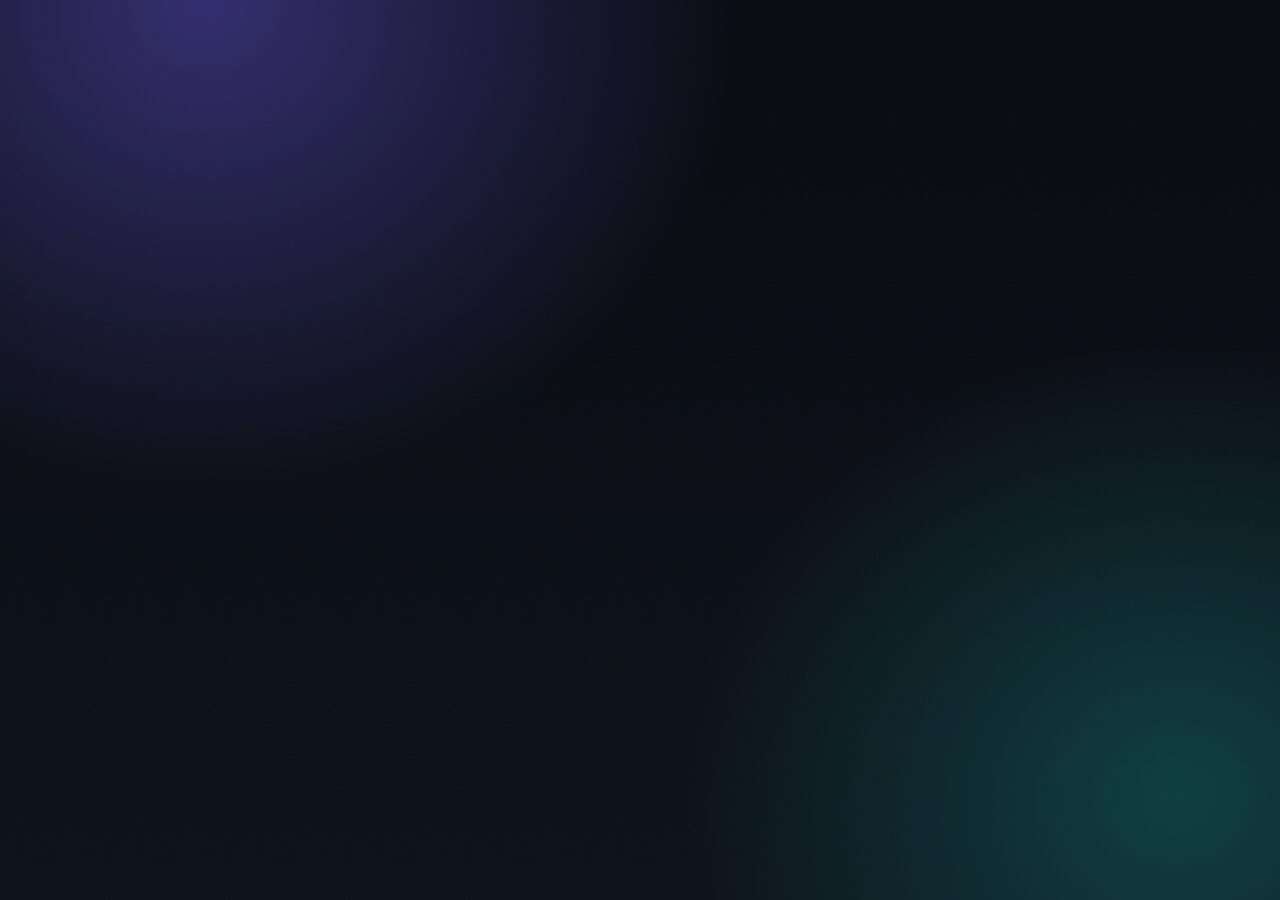
<file: web/index.html>
<!doctype html>
<html lang="en" data-theme="dark">
<head>
<meta charset="utf-8">
<meta name="viewport" content="width=device-width, initial-scale=1">
<title>FinanceChart — plan your month together</title>
<meta name="description" content="A private budget tracker for recurring bills and income, with opt-in sharing between people planning together.">
<link rel="icon" href="data:image/svg+xml,%3Csvg xmlns='http://www.w3.org/2000/svg' viewBox='0 0 32 32'%3E%3Crect width='32' height='32' rx='9' fill='%236d5ef0'/%3E%3Cg fill='%23fff'%3E%3Crect x='6' y='18' width='5' height='8' rx='2.5'/%3E%3Crect x='13.5' y='13' width='5' height='13' rx='2.5'/%3E%3Crect x='21' y='7' width='5' height='19' rx='2.5'/%3E%3C/g%3E%3C/svg%3E">
<link rel="preconnect" href="https://fonts.googleapis.com">
<link rel="preconnect" href="https://fonts.gstatic.com" crossorigin>
<link href="https://fonts.googleapis.com/css2?family=Archivo:wdth,wght@62..125,400..800&family=Inter:wght@400..700&family=JetBrains+Mono:wght@400..600&display=swap" rel="stylesheet">
<link rel="stylesheet" href="styles.css">
</head>
<body>

<!-- Shown until Supabase is configured. -->
<div id="setup" class="auth-wrap hidden">
  <div class="panel auth-card">
    <div class="wordmark"><div class="badge" aria-hidden="true"><svg viewBox="0 0 32 32" width="16" height="16" fill="currentColor"><rect x="6" y="18" width="5" height="8" rx="2.5"/><rect x="13.5" y="13" width="5" height="13" rx="2.5"/><rect x="21" y="7" width="5" height="19" rx="2.5"/></svg></div>
      <div><div class="name">FINANCECHART</div><div class="sub">setup needed</div></div>
    </div>
    <h1>Almost there</h1>
    <p class="lede">This build has no backend attached yet. Add your Supabase
      project URL and anon key to <code>web/config.js</code>, then reload.</p>
    <p class="notice">Both values are safe to publish — the anon key identifies
      the project, it does not grant access. Access is decided by the row-level
      security policies in <code>supabase/schema.sql</code>.</p>
  </div>
</div>

<!-- ------------------------------------------------------------- sign in -->
<div id="auth" class="auth-wrap hidden">
  <div class="panel auth-card">
    <div class="wordmark"><div class="badge" aria-hidden="true"><svg viewBox="0 0 32 32" width="16" height="16" fill="currentColor"><rect x="6" y="18" width="5" height="8" rx="2.5"/><rect x="13.5" y="13" width="5" height="13" rx="2.5"/><rect x="21" y="7" width="5" height="19" rx="2.5"/></svg></div>
      <div><div class="name">FINANCECHART</div><div class="sub">monthly budget</div></div>
    </div>

    <h1 id="auth-title">Welcome back</h1>
    <p class="lede" id="auth-lede">Sign in to see where your month is going.</p>

    <form id="auth-form" autocomplete="on">
      <label class="field" id="name-field" hidden>
        <span>Your name</span>
        <input id="auth-name" type="text" autocomplete="name" placeholder="Alex">
      </label>
      <label class="field">
        <span>Email</span>
        <input id="auth-email" type="email" autocomplete="email" required placeholder="you@example.com">
      </label>
      <label class="field">
        <span>Password</span>
        <input id="auth-password" type="password" autocomplete="current-password" required minlength="8" placeholder="At least 8 characters">
      </label>

      <p class="error" id="auth-error" role="alert"></p>
      <button class="btn btn-primary" id="auth-submit" style="width:100%" type="submit">Sign in</button>
    </form>

    <p class="auth-switch">
      <span id="auth-switch-text">New here?</span>
      <button type="button" id="auth-switch">Create an account</button>
    </p>
    <p class="auth-switch">
      <button type="button" id="auth-forgot">Forgot your password?</button>
    </p>

    <p class="notice" style="margin-top:22px">
      Your finances are private by default. Nothing is shared with anyone until
      you explicitly turn sharing on for a person you have connected with.
      <a href="privacy.html">How your data is handled</a>.
    </p>
  </div>
</div>

<!-- ----------------------------------------------------------------- app -->
<div id="app" class="shell hidden">

  <header class="topbar">
    <div class="wordmark">
      <div class="badge" aria-hidden="true"><svg viewBox="0 0 32 32" width="16" height="16" fill="currentColor"><rect x="6" y="18" width="5" height="8" rx="2.5"/><rect x="13.5" y="13" width="5" height="13" rx="2.5"/><rect x="21" y="7" width="5" height="19" rx="2.5"/></svg></div>
      <div><div class="name">FINANCECHART</div><div class="sub" id="whose">monthly budget</div></div>
    </div>
    <div class="spacer"></div>

    <div class="tabs" role="tablist" id="view-tabs">
      <button role="tab" data-view="budget" aria-selected="true">Budget</button>
      <button role="tab" data-view="people" aria-selected="false">People</button>
      <button role="tab" data-view="account" aria-selected="false">Account</button>
    </div>

    <label class="field" style="width:auto" id="viewing-wrap" hidden>
      <span>Viewing</span>
      <select id="viewing" style="min-width:190px"></select>
    </label>

    <!-- Both icons are always present and CSS shows one, so the glyph can
         never drift out of step with the theme. -->
    <button class="icon-btn" id="theme-toggle" title="Switch theme" aria-label="Switch theme">
      <svg class="icon-sun" viewBox="0 0 24 24" width="17" height="17" fill="none"
           stroke="currentColor" stroke-width="2" stroke-linecap="round" aria-hidden="true">
        <circle cx="12" cy="12" r="4.2"/>
        <path d="M12 2.4v2.1M12 19.5v2.1M4.6 4.6l1.5 1.5M17.9 17.9l1.5 1.5M2.4 12h2.1M19.5 12h2.1M4.6 19.4l1.5-1.5M17.9 6.1l1.5-1.5"/>
      </svg>
      <svg class="icon-moon" viewBox="0 0 24 24" width="17" height="17" fill="none"
           stroke="currentColor" stroke-width="2" stroke-linecap="round" stroke-linejoin="round" aria-hidden="true">
        <path d="M20.2 14.6A8.6 8.6 0 0 1 9.4 3.8a7.2 7.2 0 1 0 10.8 10.8z"/>
      </svg>
    </button>
  </header>

  <!-- ============================ BUDGET ============================= -->
  <section id="view-budget">
    <div class="panel hero">
      <div class="hero-grid">
        <div>
          <p class="eyebrow" id="hero-label">Left over this month</p>
          <p class="hero-figure" id="hero-value">—</p>
        </div>
        <div class="chips">
          <div class="chip">
            <p class="eyebrow">Monthly income</p>
            <div class="value" id="chip-income">—</div>
            <div class="note" id="chip-income-note">none yet</div>
          </div>
          <div class="chip">
            <p class="eyebrow">Monthly bills</p>
            <div class="value" id="chip-bills">—</div>
            <div class="note" id="chip-bills-note">none yet</div>
          </div>
          <div class="chip">
            <p class="eyebrow" id="chip-next-label">Next due</p>
            <div class="value" id="chip-next">—</div>
            <div class="note" id="chip-next-note">nothing scheduled</div>
          </div>
        </div>
      </div>

      <div class="meter">
        <div class="meter-track">
          <div class="meter-fill" id="meter-fill"></div>
          <div class="meter-over" id="meter-over" style="display:none"></div>
        </div>
        <p class="meter-caption" id="meter-caption"></p>
      </div>
    </div>

    <div class="columns">
      <!-- ledger -->
      <div class="panel pane">
        <div class="pane-head">
          <div>
            <h2 id="ledger-title">Bills</h2>
            <div class="sub" id="ledger-sub">No bills yet</div>
          </div>
          <div class="tabs" role="tablist" id="kind-tabs">
            <button role="tab" data-kind="bills" aria-selected="true">Bills</button>
            <button role="tab" data-kind="income" aria-selected="false">Income</button>
          </div>
        </div>

        <input id="search" type="search" placeholder="Search bills…" aria-label="Search">

        <div class="scroll-y" style="margin-top:12px">
          <table class="ledger" id="ledger-table">
            <thead id="ledger-head"></thead>
            <tbody id="ledger-body"></tbody>
          </table>
          <div id="ledger-empty"></div>
        </div>

        <div class="row" style="margin-top:14px">
          <button class="btn btn-danger" id="delete-btn">Delete</button>
          <span class="small muted" id="selection-hint"></span>
        </div>

        <hr class="divider">

        <form id="record-form">
          <h3 style="margin:0 0 14px;font-size:15px" id="editor-title">Add a bill</h3>
          <div class="form-grid" id="editor-fields"></div>
          <p class="small muted" id="schedule-note" hidden
             style="margin:10px 0 0;line-height:1.5"></p>
          <p class="error" id="record-error" role="alert"></p>
          <div class="row">
            <button class="btn btn-primary" type="submit" id="save-btn">Add a bill</button>
            <button class="btn btn-quiet" type="button" id="clear-btn">Clear</button>
          </div>
        </form>
      </div>

      <!-- charts -->
      <div class="panel pane">
        <p class="eyebrow" id="bars-title">Bills by amount</p>
        <div id="bars" style="margin-top:14px"></div>

        <p class="eyebrow" style="margin-top:26px">Where it goes</p>
        <div id="ribbon" style="margin-top:14px"></div>
        <div class="chart-legend" id="ribbon-legend"></div>
      </div>
    </div>
  </section>

  <!-- ============================ PEOPLE ============================= -->
  <section id="view-people" class="hidden">
    <div class="columns">
      <div class="panel pane">
        <div class="pane-head">
          <div>
            <h2>Your people</h2>
            <div class="sub">Sharing is off until you turn it on</div>
          </div>
        </div>
        <div id="connections"></div>
      </div>

      <div class="panel pane">
        <div class="pane-head"><div><h2>Connect with someone</h2>
          <div class="sub">They need an account first</div></div></div>

        <form id="invite-form">
          <div class="form-grid">
            <label class="field">
              <span>Their email</span>
              <input id="invite-email" type="email" required placeholder="them@example.com">
            </label>
            <label class="field">
              <span>What you call them</span>
              <input id="invite-relationship" list="relationships" placeholder="Partner">
              <datalist id="relationships"></datalist>
              <span class="small muted">Only you see this. They pick their own
                word for you.</span>
            </label>
          </div>
          <p class="error" id="invite-error" role="alert"></p>
          <button class="btn btn-primary" type="submit">Send invitation</button>
        </form>

        <p class="notice" style="margin-top:22px">
          Connecting does not reveal anything on its own. Once an invitation is
          accepted, each of you decides separately whether to share your figures
          with the other, and either of you can switch it off at any time.
          Sharing is read-only — nobody can edit your records but you.
        </p>
      </div>
    </div>
  </section>

  <!-- =========================== ACCOUNT ============================= -->
  <section id="view-account" class="hidden">
    <div class="columns">
      <div class="panel pane">
        <div class="pane-head"><div><h2>Account</h2>
          <div class="sub" id="account-email"></div></div></div>

        <form id="profile-form">
          <label class="field">
            <span>Display name</span>
            <input id="profile-name" type="text" placeholder="What your people see">
          </label>
          <p class="error" id="profile-error" role="alert"></p>
          <div class="row">
            <button class="btn btn-primary" type="submit">Save</button>
            <button class="btn" type="button" id="signout-btn">Sign out</button>
          </div>
        </form>

        <hr class="divider">

        <h3 style="margin:0 0 6px;font-size:15px">Your data</h3>
        <p class="small muted" style="margin:0 0 14px">
          A full copy of your own bills and income, descriptions included.
          Yours to keep, at any time.
        </p>
        <div class="row">
          <button class="btn" id="export-mine">Download my data (CSV)</button>
        </div>
        <p class="error" id="mine-error" role="alert"></p>

        <hr class="divider">

        <h3 style="margin:0 0 6px;font-size:15px">Delete this account</h3>
        <p class="small muted" style="margin:0 0 14px">
          Removes your account, every bill and income record, and every
          connection you have. Immediate and permanent — download your data
          first if you want to keep it.
        </p>
        <div class="row">
          <button class="btn btn-danger" id="delete-account">Delete my account</button>
        </div>
        <p class="error" id="delete-account-error" role="alert"></p>

        <hr class="divider">
        <p class="notice">
          Your records are visible only to you, and to anyone you have
          explicitly chosen to share with. <a href="privacy.html">Read the full
          privacy note</a>.
        </p>
      </div>

      <div class="panel pane hidden" id="admin-pane">
        <div class="pane-head"><div><h2>Reporting export</h2>
          <div class="sub">Pseudonymised · for Power BI</div></div>
          <span class="tag is-accent">Admin</span></div>

        <p class="notice" style="margin-bottom:16px">
          These files contain amounts, categories and dates only. Names, emails
          and the free-text description of each bill are never included — a
          description like “Aspen estate mortgage” identifies a household on its
          own. Rows are grouped by an opaque household key so you can still
          compare across accounts.
        </p>

        <p class="notice" style="margin-bottom:16px">
          <strong>Pseudonymised, not anonymised.</strong> The household key is
          stable, so anyone holding the profiles table could link these rows back
          to a person. Treat these files as personal data: they carry the same
          obligations the database does.
        </p>

        <div class="row">
          <button class="btn btn-primary" id="export-bills">Export bills CSV</button>
          <button class="btn" id="export-income">Export income CSV</button>
        </div>
        <p class="error" id="export-error" role="alert"></p>
      </div>
    </div>
  </section>
</div>

<div class="toasts" id="toasts"></div>
<div id="modal-host"></div>

<script type="module" src="app.js"></script>
</body>
</html>
</file>
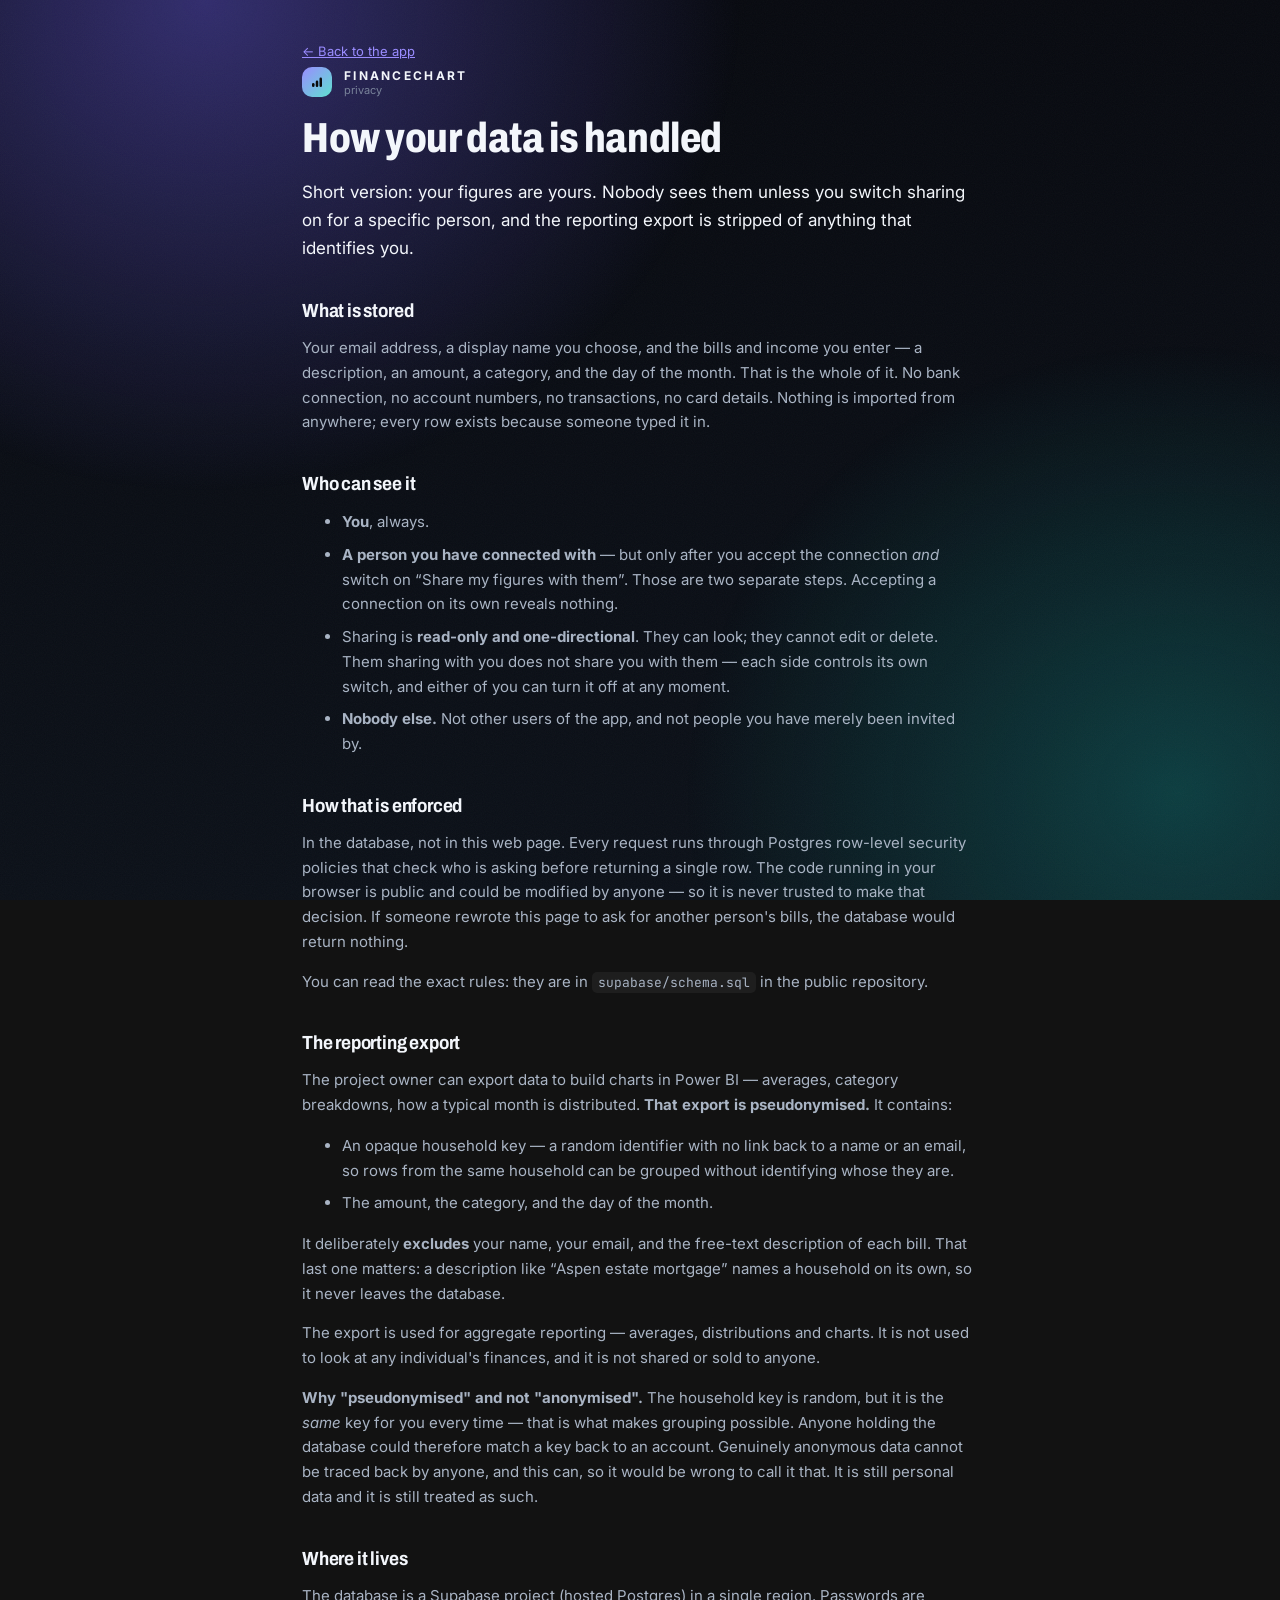
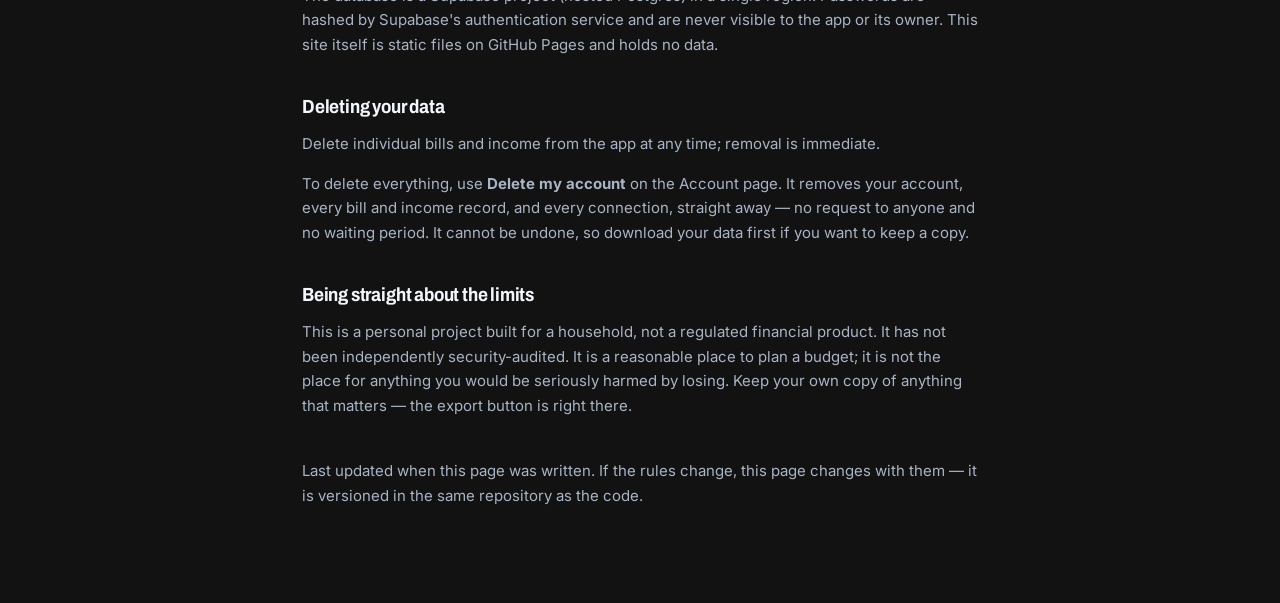
<file: web/privacy.html>
<!doctype html>
<html lang="en" data-theme="dark">
<head>
<meta charset="utf-8">
<meta name="viewport" content="width=device-width, initial-scale=1">
<title>How your data is handled — FinanceChart</title>
<link rel="icon" href="data:image/svg+xml,%3Csvg xmlns='http://www.w3.org/2000/svg' viewBox='0 0 32 32'%3E%3Crect width='32' height='32' rx='9' fill='%236d5ef0'/%3E%3Cg fill='%23fff'%3E%3Crect x='6' y='18' width='5' height='8' rx='2.5'/%3E%3Crect x='13.5' y='13' width='5' height='13' rx='2.5'/%3E%3Crect x='21' y='7' width='5' height='19' rx='2.5'/%3E%3C/g%3E%3C/svg%3E">
<link rel="preconnect" href="https://fonts.googleapis.com">
<link rel="preconnect" href="https://fonts.gstatic.com" crossorigin>
<link href="https://fonts.googleapis.com/css2?family=Archivo:wdth,wght@62..125,400..800&family=Inter:wght@400..700&family=JetBrains+Mono:wght@400..600&display=swap" rel="stylesheet">
<link rel="stylesheet" href="styles.css">
<style>
  .doc { max-width: 720px; margin: 0 auto; padding: 40px 22px 80px; }
  .doc h1 { font-size: clamp(30px, 5vw, 42px); font-weight: 800; font-stretch: 80%; margin: 18px 0 8px; }
  .doc h2 { font-size: 19px; margin: 38px 0 10px; }
  .doc p, .doc li { color: var(--ink-secondary); line-height: 1.65; font-size: 15px; }
  .doc li { margin-bottom: 8px; }
  .doc .lede { font-size: 17px; color: var(--ink); }
  .doc code { font-family: var(--mono); font-size: 13px; background: var(--inset); padding: 2px 6px; border-radius: 5px; }
  .back { display: inline-block; margin-bottom: 8px; font-size: 13px; }
</style>
</head>
<body>
<div class="doc">
  <a class="back" href="index.html">← Back to the app</a>

  <div class="wordmark" style="margin-bottom:6px">
    <div class="badge" aria-hidden="true"><svg viewBox="0 0 32 32" width="16" height="16" fill="currentColor"><rect x="6" y="18" width="5" height="8" rx="2.5"/><rect x="13.5" y="13" width="5" height="13" rx="2.5"/><rect x="21" y="7" width="5" height="19" rx="2.5"/></svg></div>
    <div><div class="name">FINANCECHART</div><div class="sub">privacy</div></div>
  </div>

  <h1>How your data is handled</h1>
  <p class="lede">Short version: your figures are yours. Nobody sees them unless
    you switch sharing on for a specific person, and the reporting export is
    stripped of anything that identifies you.</p>

  <h2>What is stored</h2>
  <p>Your email address, a display name you choose, and the bills and income you
    enter — a description, an amount, a category, and the day of the month.
    That is the whole of it. No bank connection, no account numbers, no
    transactions, no card details. Nothing is imported from anywhere; every row
    exists because someone typed it in.</p>

  <h2>Who can see it</h2>
  <ul>
    <li><strong>You</strong>, always.</li>
    <li><strong>A person you have connected with</strong> — but only after you
      accept the connection <em>and</em> switch on “Share my figures with them”.
      Those are two separate steps. Accepting a connection on its own reveals
      nothing.</li>
    <li>Sharing is <strong>read-only and one-directional</strong>. They can look;
      they cannot edit or delete. Them sharing with you does not share you with
      them — each side controls its own switch, and either of you can turn it off
      at any moment.</li>
    <li><strong>Nobody else.</strong> Not other users of the app, and not people
      you have merely been invited by.</li>
  </ul>

  <h2>How that is enforced</h2>
  <p>In the database, not in this web page. Every request runs through Postgres
    row-level security policies that check who is asking before returning a
    single row. The code running in your browser is public and could be modified
    by anyone — so it is never trusted to make that decision. If someone rewrote
    this page to ask for another person's bills, the database would return
    nothing.</p>
  <p>You can read the exact rules: they are in
    <code>supabase/schema.sql</code> in the public repository.</p>

  <h2>The reporting export</h2>
  <p>The project owner can export data to build charts in Power BI — averages,
    category breakdowns, how a typical month is distributed. <strong>That export
    is pseudonymised.</strong> It contains:</p>
  <ul>
    <li>An opaque household key — a random identifier with no link back to a name
      or an email, so rows from the same household can be grouped without
      identifying whose they are.</li>
    <li>The amount, the category, and the day of the month.</li>
  </ul>
  <p>It deliberately <strong>excludes</strong> your name, your email, and the
    free-text description of each bill. That last one matters: a description like
    “Aspen estate mortgage” names a household on its own, so it never leaves the
    database.</p>
  <p>The export is used for aggregate reporting — averages, distributions and
    charts. It is not used to look at any individual's finances, and it is not
    shared or sold to anyone.</p>
  <p><strong>Why "pseudonymised" and not "anonymised".</strong> The household
    key is random, but it is the <em>same</em> key for you every time — that is
    what makes grouping possible. Anyone holding the database could therefore
    match a key back to an account. Genuinely anonymous data cannot be traced
    back by anyone, and this can, so it would be wrong to call it that. It is
    still personal data and it is still treated as such.</p>

  <h2>Where it lives</h2>
  <p>The database is a Supabase project (hosted Postgres) in a single region.
    Passwords are hashed by Supabase's authentication service and are never
    visible to the app or its owner. This site itself is static files on GitHub
    Pages and holds no data.</p>

  <h2>Deleting your data</h2>
  <p>Delete individual bills and income from the app at any time; removal is
    immediate.</p>
  <p>To delete everything, use <strong>Delete my account</strong> on the Account
    page. It removes your account, every bill and income record, and every
    connection, straight away — no request to anyone and no waiting period. It
    cannot be undone, so download your data first if you want to keep a copy.</p>

  <h2>Being straight about the limits</h2>
  <p>This is a personal project built for a household, not a regulated financial
    product. It has not been independently security-audited. It is a reasonable
    place to plan a budget; it is not the place for anything you would be
    seriously harmed by losing. Keep your own copy of anything that matters —
    the export button is right there.</p>

  <p class="small muted" style="margin-top:40px">
    Last updated when this page was written. If the rules change, this page
    changes with them — it is versioned in the same repository as the code.
  </p>
</div>
<script>
  document.documentElement.dataset.theme = localStorage.getItem("fc-theme") || "dark";
</script>
</body>
</html>
</file>
<file: web/styles.css>
/*
 * FinanceChart — design system
 *
 * The same "aurora ink" palette as the desktop app: a near-black (or warm
 * bone) plane lit by two colour blooms, with frosted panels over it. The
 * values came out of the desktop app's palette_check.py, which audits WCAG
 * contrast and OKLab separation between adjacent series slots under simulated
 * protanopia, deuteranopia and tritanopia.
 *
 * Colour is assigned by the job it does: one hue's ramp for magnitude, fixed
 * categorical slots for identity (so a category keeps its colour as the data
 * changes), and reserved status colours that always ship alongside words.
 */

:root {
  color-scheme: dark;

  --plane-top: #080a10;
  --plane-bottom: #0c1119;
  --bloom-a: #6d5ef0;
  --bloom-b: #12a8a0;
  --bloom-alpha: 0.42;

  --surface: #141a24;
  --glass: rgba(26, 33, 46, 0.72);
  --stroke: rgba(255, 255, 255, 0.11);
  --highlight: rgba(255, 255, 255, 0.16);
  --inset: rgba(255, 255, 255, 0.05);
  --inset-strong: rgba(255, 255, 255, 0.09);
  --shadow: rgba(0, 0, 0, 0.55);

  --ink: #f3f6fb;
  --ink-secondary: #a9b4c4;
  --ink-muted: #79839a;

  --accent: #9a8cff;
  --accent-soft: #5fe0d0;
  --button: #6d5ef0;
  --button-active: #5b4cde;
  --button-ink: #ffffff;

  --good: #35d9a0;
  --warning: #ffc24b;
  --critical: #ff6b85;

  --series-1: #6e8bff;
  --series-2: #ff7a45;
  --series-3: #2fd4a7;
  --series-4: #ffc24b;
  --series-5: #ff6fa5;
  --series-6: #4cc93f;
  --series-7: #b239f7;
  --series-8: #ff5c5c;

  /* Text drawn on top of each fill. Chosen per colour, not assumed: on the
     light palette some series are dark enough to need white. Every pairing
     below clears 4.5:1. */
  --series-1-ink: #0b0b0b; --series-2-ink: #0b0b0b;
  --series-3-ink: #0b0b0b; --series-4-ink: #0b0b0b;
  --series-5-ink: #0b0b0b; --series-6-ink: #0b0b0b;
  --series-7-ink: #0b0b0b; --series-8-ink: #0b0b0b;
  --on-accent: #0b0b0b;

  --track: rgba(255, 255, 255, 0.09);
  --grid: #222b3a;

  /* Sequential ramp for magnitude: one hue, deep -> bright on the dark
     surface, so "more" always reads as further from the background. */
  --ramp-1: #41528f; --ramp-2: #4d5e9c; --ramp-3: #596aaa;
  --ramp-4: #6576b8; --ramp-5: #7283c6; --ramp-6: #7e90d4;
  --ramp-7: #8b9de2; --ramp-8: #99aaf0; --ramp-9: #a6b7ff;

  --radius-panel: 20px;
  --radius-card: 16px;
  --radius-well: 11px;
  --radius-pill: 999px;

  --sans: "Inter", ui-sans-serif, system-ui, -apple-system, "Segoe UI", sans-serif;
  --display: "Archivo", var(--sans);
  --mono: "JetBrains Mono", ui-monospace, "SFMono-Regular", Menlo, monospace;
}

:root[data-theme="light"] {
  color-scheme: light;

  --plane-top: #f6f2ea;
  --plane-bottom: #eae4d9;
  --bloom-a: #8c7bf0;
  --bloom-b: #4fc5b4;
  --bloom-alpha: 0.26;

  --surface: #fcfaf6;
  --glass: rgba(255, 253, 249, 0.78);
  --stroke: rgba(18, 16, 14, 0.1);
  --highlight: rgba(255, 255, 255, 0.75);
  --inset: rgba(18, 16, 14, 0.05);
  --inset-strong: rgba(18, 16, 14, 0.09);
  --shadow: rgba(60, 48, 30, 0.18);

  --ink: #141210;
  --ink-secondary: #514b42;
  --ink-muted: #7e776c;

  --accent: #5b4bd6;
  --accent-soft: #0e9e78;
  --button: #5b4bd6;
  --button-active: #4a3bc0;

  --good: #0f8a5f;
  --warning: #b07400;
  --critical: #c8324f;

  --series-1: #3d5bd9;
  --series-2: #d9531f;
  --series-3: #0e9e78;
  --series-4: #c98200;
  --series-5: #d6417c;
  --series-6: #2e8b22;
  --series-7: #5b1d96;
  --series-8: #d13a3a;

  --series-1-ink: #ffffff; --series-2-ink: #0b0b0b;
  --series-3-ink: #0b0b0b; --series-4-ink: #0b0b0b;
  --series-5-ink: #0b0b0b; --series-6-ink: #0b0b0b;
  --series-7-ink: #ffffff; --series-8-ink: #ffffff;
  --on-accent: #ffffff;

  --track: rgba(18, 16, 14, 0.1);
  --grid: #ded7ca;

  /* Same hue, inverted for the light surface: pale -> deep. */
  --ramp-1: #8fa4e2; --ramp-2: #8196d7; --ramp-3: #7389cc;
  --ramp-4: #657bc2; --ramp-5: #576eb7; --ramp-6: #4a61ac;
  --ramp-7: #3e54a1; --ramp-8: #314697; --ramp-9: #26398c;
}

* { box-sizing: border-box; }

/* The `hidden` attribute must win. Any rule here that sets `display` on an
   element would otherwise beat the user-agent's `[hidden] { display: none }`,
   which silently leaves hidden fields on screen. */
[hidden] { display: none !important; }

body {
  margin: 0;
  min-height: 100vh;
  font-family: var(--sans);
  color: var(--ink);
  background: linear-gradient(180deg, var(--plane-top), var(--plane-bottom));
  background-attachment: fixed;
  -webkit-font-smoothing: antialiased;
}

/* The two colour blooms. Fixed so they stay put while the page scrolls. */
body::before,
body::after {
  content: "";
  position: fixed;
  inset: 0;
  pointer-events: none;
  z-index: -1;
}
body::before {
  background:
    radial-gradient(60vw 55vw at 16% 0%,
      color-mix(in srgb, var(--bloom-a) calc(var(--bloom-alpha) * 100%), transparent), transparent 70%),
    radial-gradient(55vw 50vw at 92% 88%,
      color-mix(in srgb, var(--bloom-b) calc(var(--bloom-alpha) * 72%), transparent), transparent 70%);
}
/* Film grain, so the large gradient areas do not band. */
body::after {
  opacity: 0.035;
  background-image: url("data:image/svg+xml,%3Csvg xmlns='http://www.w3.org/2000/svg' width='120' height='120'%3E%3Cfilter id='n'%3E%3CfeTurbulence type='fractalNoise' baseFrequency='0.9' numOctaves='3'/%3E%3C/filter%3E%3Crect width='120' height='120' filter='url(%23n)'/%3E%3C/svg%3E");
}

/* --------------------------------------------------------------- surfaces */

.panel {
  background: var(--glass);
  backdrop-filter: blur(20px) saturate(140%);
  -webkit-backdrop-filter: blur(20px) saturate(140%);
  border: 1px solid var(--stroke);
  border-top-color: var(--highlight);
  border-radius: var(--radius-panel);
  box-shadow: 0 10px 34px var(--shadow);
}

.well {
  background: var(--inset);
  border: 1px solid transparent;
  border-radius: var(--radius-well);
}

/* ------------------------------------------------------------- typography */

.eyebrow {
  font-size: 10px;
  font-weight: 600;
  letter-spacing: 0.19em;
  text-transform: uppercase;
  color: var(--ink-muted);
  margin: 0;
}

.hero-figure {
  font-family: var(--display);
  font-size: clamp(44px, 6.4vw, 76px);
  font-weight: 800;
  font-stretch: 78%;
  letter-spacing: -0.02em;
  line-height: 1;
  margin: 10px 0 0;
  background: linear-gradient(96deg, var(--ink), var(--accent));
  -webkit-background-clip: text;
  background-clip: text;
  color: transparent;
}
.hero-figure.is-critical {
  background: none;
  -webkit-text-fill-color: var(--critical);
  color: var(--critical);
}
.hero-figure.is-empty {
  background: none;
  -webkit-text-fill-color: var(--ink-muted);
  color: var(--ink-muted);
}

.figure { font-family: var(--mono); font-variant-numeric: tabular-nums; }

h1, h2, h3 { font-family: var(--display); font-stretch: 88%; letter-spacing: -0.01em; }

/* --------------------------------------------------------------- controls */

.btn {
  font: inherit;
  font-size: 13px;
  font-weight: 600;
  padding: 10px 18px;
  border-radius: var(--radius-pill);
  border: 1px solid transparent;
  cursor: pointer;
  transition: background 0.15s, border-color 0.15s, color 0.15s, box-shadow 0.15s;
  background: transparent;
  color: var(--ink-secondary);
  border-color: color-mix(in srgb, var(--ink-muted) 45%, transparent);
}
.btn:hover { color: var(--ink); background: var(--inset); }
.btn:focus-visible { outline: 2px solid var(--accent); outline-offset: 2px; }

.btn-primary {
  background: linear-gradient(96deg, var(--button), var(--accent));
  color: var(--button-ink);
  border-color: transparent;
}
.btn-primary:hover {
  background: linear-gradient(96deg, var(--button-active), var(--accent));
  color: var(--button-ink);
  box-shadow: 0 0 22px color-mix(in srgb, var(--accent) 45%, transparent);
}
.btn-danger { color: var(--critical); border-color: color-mix(in srgb, var(--critical) 50%, transparent); }
.btn-danger:hover { color: var(--critical); background: color-mix(in srgb, var(--critical) 12%, transparent); }
.btn-quiet { border-color: transparent; }
.btn:disabled { opacity: 0.45; cursor: not-allowed; }

input, select {
  font: inherit;
  font-size: 14px;
  width: 100%;
  padding: 10px 12px;
  color: var(--ink);
  background: var(--inset);
  border: 1px solid transparent;
  border-radius: var(--radius-well);
}
input:focus, select:focus {
  outline: none;
  border-color: var(--accent);
  background: var(--inset-strong);
}
input::placeholder { color: var(--ink-muted); }
select option { background: var(--surface); color: var(--ink); }

label.field { display: block; }
label.field > span {
  display: block;
  font-size: 10px;
  font-weight: 600;
  letter-spacing: 0.16em;
  text-transform: uppercase;
  color: var(--ink-muted);
  margin-bottom: 6px;
}

/* ------------------------------------------------------------------ chips */

.chip {
  background: var(--inset);
  border-radius: var(--radius-card);
  padding: 14px 16px;
}
.chip .value {
  font-family: var(--mono);
  font-variant-numeric: tabular-nums;
  font-size: 21px;
  font-weight: 600;
  margin: 4px 0 2px;
}
.chip .note { font-size: 11px; color: var(--ink-muted); }

.tag {
  display: inline-block;
  font-size: 11px;
  font-weight: 600;
  padding: 3px 10px;
  border-radius: var(--radius-pill);
  background: var(--inset-strong);
  color: var(--ink-secondary);
}
.tag.is-accent { background: color-mix(in srgb, var(--accent) 22%, transparent); color: var(--ink); }
.tag.is-good { background: color-mix(in srgb, var(--good) 20%, transparent); color: var(--good); }
.tag.is-warning { background: color-mix(in srgb, var(--warning) 22%, transparent); color: var(--warning); }

/* An editable tag. It has to read as clickable without shouting: the dotted
   underline carries the affordance, so it does not rely on hover alone —
   nothing on a touch screen hovers. */
.tag-edit {
  font-family: inherit;
  border: 0;
  cursor: pointer;
  text-decoration: underline dotted color-mix(in srgb, currentColor 45%, transparent);
  text-underline-offset: 3px;
}
.tag-edit:hover { background: var(--inset-strong); color: var(--ink); }
.tag-edit:focus-visible { outline: 2px solid var(--accent); outline-offset: 2px; }
.tag-edit.is-unset { color: var(--ink-muted); font-weight: 500; }

.tag-input {
  width: 11ch;
  font-family: inherit;
  font-size: 11px;
  font-weight: 600;
  padding: 3px 10px;
  border-radius: var(--radius-pill);
  background: var(--inset-strong);
  color: var(--ink);
  border: 1px solid var(--accent);
}

/* ------------------------------------------------------------------ table */

table.ledger { width: 100%; border-collapse: collapse; }
table.ledger th {
  font-size: 10px;
  font-weight: 600;
  letter-spacing: 0.16em;
  text-transform: uppercase;
  color: var(--ink-muted);
  text-align: left;
  padding: 8px 10px;
  cursor: pointer;
  user-select: none;
  white-space: nowrap;
}
table.ledger th:hover { color: var(--ink-secondary); }
table.ledger th.num, table.ledger td.num { text-align: right; }
table.ledger th.mid, table.ledger td.mid { text-align: center; }
table.ledger td { padding: 9px 10px; font-size: 14px; border-radius: 0; }
table.ledger tbody tr { cursor: pointer; }
table.ledger tbody tr:hover td { background: var(--inset); }
table.ledger tbody tr.is-selected td { background: color-mix(in srgb, var(--accent) 16%, transparent); }
table.ledger tbody tr td:first-child { border-radius: var(--radius-well) 0 0 var(--radius-well); }
table.ledger tbody tr td:last-child { border-radius: 0 var(--radius-well) var(--radius-well) 0; }
table.ledger td.num { font-family: var(--mono); font-variant-numeric: tabular-nums; }

.dot {
  display: inline-block;
  width: 9px; height: 9px;
  border-radius: 3px;
  margin-right: 9px;
  vertical-align: baseline;
}

/* ------------------------------------------------------------------ tabs */

.tabs {
  display: inline-flex;
  background: var(--inset);
  border-radius: var(--radius-pill);
  padding: 3px;
  gap: 2px;
}
.tabs button {
  font: inherit;
  font-size: 13px;
  font-weight: 600;
  padding: 8px 22px;
  border: 0;
  border-radius: var(--radius-pill);
  background: transparent;
  color: var(--ink-muted);
  cursor: pointer;
}
.tabs button:hover { color: var(--ink-secondary); }
.tabs button[aria-selected="true"] {
  background: linear-gradient(96deg, var(--accent), var(--accent-soft));
  color: var(--on-accent);
  box-shadow: 0 0 18px color-mix(in srgb, var(--accent) 40%, transparent);
}

/* ----------------------------------------------------------------- layout */

.shell { max-width: 1420px; margin: 0 auto; padding: 22px; }

.topbar {
  display: flex;
  align-items: center;
  gap: 18px;
  margin-bottom: 18px;
  flex-wrap: wrap;
}
.wordmark { display: flex; align-items: center; gap: 12px; }
.wordmark .badge {
  width: 30px; height: 30px;
  border-radius: 10px;
  background: linear-gradient(135deg, var(--accent), var(--accent-soft));
  display: grid; place-items: center;
  font-weight: 800; color: var(--on-accent);
}
.wordmark .name { font-size: 12px; font-weight: 700; letter-spacing: 0.19em; }
.wordmark .sub { font-size: 11px; color: var(--ink-muted); }

.icon-btn {
  width: 40px; height: 40px;
  border-radius: var(--radius-pill);
  border: 1px solid color-mix(in srgb, var(--ink-muted) 45%, transparent);
  background: transparent;
  color: var(--ink-secondary);
  cursor: pointer;
  display: grid; place-items: center;
}
.icon-btn:hover { background: var(--inset); color: var(--ink); }
.icon-btn:focus-visible { outline: 2px solid var(--accent); outline-offset: 2px; }

/* The button offers the theme you would switch *to*, so dark shows a sun.
   These were ☀ and ☾ as text: no loaded font carries either, so the fallback
   rendered the sun as a faint speck a few pixels across. Drawn as SVG they
   inherit currentColor and match the rest of the interface at any size. */
.icon-btn .icon-sun { display: none; }
[data-theme="dark"] .icon-btn .icon-sun { display: block; }
[data-theme="dark"] .icon-btn .icon-moon { display: none; }

.hero { padding: 24px 26px; margin-bottom: 18px; }
.hero-grid {
  display: grid;
  grid-template-columns: minmax(240px, 1fr) auto;
  gap: 24px;
  align-items: start;
}
.chips { display: grid; grid-template-columns: repeat(3, minmax(140px, 168px)); gap: 12px; }

.meter { margin-top: 20px; }
.meter-track {
  position: relative;
  height: 14px;
  border-radius: var(--radius-pill);
  background: var(--track);
  overflow: hidden;
}
/* Flat, and quiet on purpose.
   This bar's only job is proportion, and its length already says that. The
   gradient it used to carry ran purple to cyan across the fill, which encoded
   nothing — the hue shifted with position, not with any figure — and the glow
   gave the loudest element on the page a weight its meaning did not earn.
   The glow is kept on .meter-over below, where it marks a real state rather
   than decorating a normal one. */
.meter-fill {
  position: absolute; inset: 0 auto 0 0;
  border-radius: var(--radius-pill);
  background: var(--accent);
  transition: width 0.4s ease;
}
.meter-over {
  position: absolute; top: 0; bottom: 0;
  border-radius: var(--radius-pill);
  background: var(--critical);
  box-shadow: 0 0 18px color-mix(in srgb, var(--critical) 55%, transparent);
}
.meter-caption { margin-top: 9px; font-size: 12px; color: var(--ink-secondary); }
.meter-caption.is-critical { color: var(--critical); }

.columns { display: grid; grid-template-columns: minmax(0, 46fr) minmax(0, 54fr); gap: 18px; }
@media (max-width: 1080px) { .columns, .hero-grid { grid-template-columns: 1fr; } }
@media (max-width: 620px) { .chips { grid-template-columns: 1fr; } }

.pane { padding: 22px; }
.pane-head {
  display: flex; align-items: baseline; justify-content: space-between;
  gap: 12px; margin-bottom: 14px; flex-wrap: wrap;
}
.pane-head h2 { margin: 0; font-size: 19px; font-weight: 700; }
.pane-head .sub { font-size: 12px; color: var(--ink-muted); }

.divider { height: 1px; background: var(--stroke); margin: 18px 0; border: 0; }

.form-grid { display: grid; grid-template-columns: 1fr 1fr; gap: 14px; }
@media (max-width: 520px) { .form-grid { grid-template-columns: 1fr; } }

.row { display: flex; gap: 10px; align-items: center; flex-wrap: wrap; }
.spacer { flex: 1; }
.error { color: var(--critical); font-size: 12px; min-height: 16px; }
.empty { text-align: center; padding: 34px 12px; color: var(--ink-muted); }
.empty strong { display: block; color: var(--ink-secondary); margin-bottom: 5px; }

.scroll-y { max-height: 340px; overflow-y: auto; }
.scroll-y::-webkit-scrollbar { width: 8px; }
.scroll-y::-webkit-scrollbar-thumb {
  background: color-mix(in srgb, var(--ink-muted) 45%, transparent);
  border-radius: 99px;
}

/* ----------------------------------------------------------------- charts */

/* SVG text does not inherit the page font stack, so it is set explicitly.
   `vector-effect` is not used: these scale with the viewBox on purpose. */
.bar-label {
  font-family: var(--sans);
  font-size: 13px;
  fill: var(--ink-secondary);
}
.bar-value {
  font-family: var(--mono);
  font-size: 13px;
  fill: var(--ink);
}
.ribbon-label {
  font-family: var(--sans);
  font-size: 12px;
  font-weight: 600;
  /* `fill` is set per segment — the readable ink depends on which series
     colour is underneath, and that differs between the two themes. */
}

.chart-legend {
  display: grid;
  grid-template-columns: repeat(auto-fill, minmax(150px, 1fr));
  gap: 6px 14px;
  margin-top: 16px;
  font-size: 12px;
  color: var(--ink-secondary);
}
.chart-legend .amt { color: var(--ink-muted); font-family: var(--mono); }

/* ------------------------------------------------------------------ modal */

.scrim {
  position: fixed; inset: 0;
  background: rgba(0, 0, 0, 0.55);
  backdrop-filter: blur(3px);
  display: grid; place-items: center;
  padding: 20px;
  z-index: 50;
}
:root[data-theme="light"] .scrim { background: rgba(30, 24, 14, 0.32); }
.modal { max-width: 460px; width: 100%; padding: 24px; }
.modal h3 { margin: 0 0 6px; font-size: 16px; }
.modal p { margin: 0 0 18px; color: var(--ink-secondary); font-size: 14px; line-height: 1.5; }

/* ------------------------------------------------------------------ toast */

.toasts {
  position: fixed; right: 20px; bottom: 20px;
  display: flex; flex-direction: column; gap: 10px;
  z-index: 60;
}
.toast {
  padding: 13px 16px 13px 14px;
  min-width: 260px;
  border-left: 3px solid var(--accent);
  animation: rise 0.22s ease;
}
.toast.is-critical { border-left-color: var(--critical); }
.toast.is-good { border-left-color: var(--good); }
.toast .t { font-size: 13px; font-weight: 600; }
.toast .m { font-size: 12px; color: var(--ink-muted); margin-top: 2px; }
@keyframes rise { from { opacity: 0; transform: translateY(8px); } }

/* -------------------------------------------------------------- auth page */

.auth-wrap { min-height: 100vh; display: grid; place-items: center; padding: 22px; }
.auth-card { width: 100%; max-width: 420px; padding: 32px; }
.auth-card h1 { margin: 14px 0 6px; font-size: 26px; font-weight: 800; font-stretch: 82%; }
.auth-card .lede { color: var(--ink-secondary); font-size: 14px; margin: 0 0 24px; line-height: 1.5; }
.auth-card .field + .field { margin-top: 14px; }
.auth-switch { margin-top: 18px; font-size: 13px; color: var(--ink-muted); text-align: center; }
.auth-switch button {
  background: none; border: 0; padding: 0;
  color: var(--accent); font: inherit; font-weight: 600; cursor: pointer;
}

a { color: var(--accent); }
.muted { color: var(--ink-muted); }
.small { font-size: 12px; }
.hidden { display: none !important; }

.notice {
  font-size: 12px;
  line-height: 1.55;
  color: var(--ink-muted);
  background: var(--inset);
  border-radius: var(--radius-card);
  padding: 14px 16px;
}
</file>
